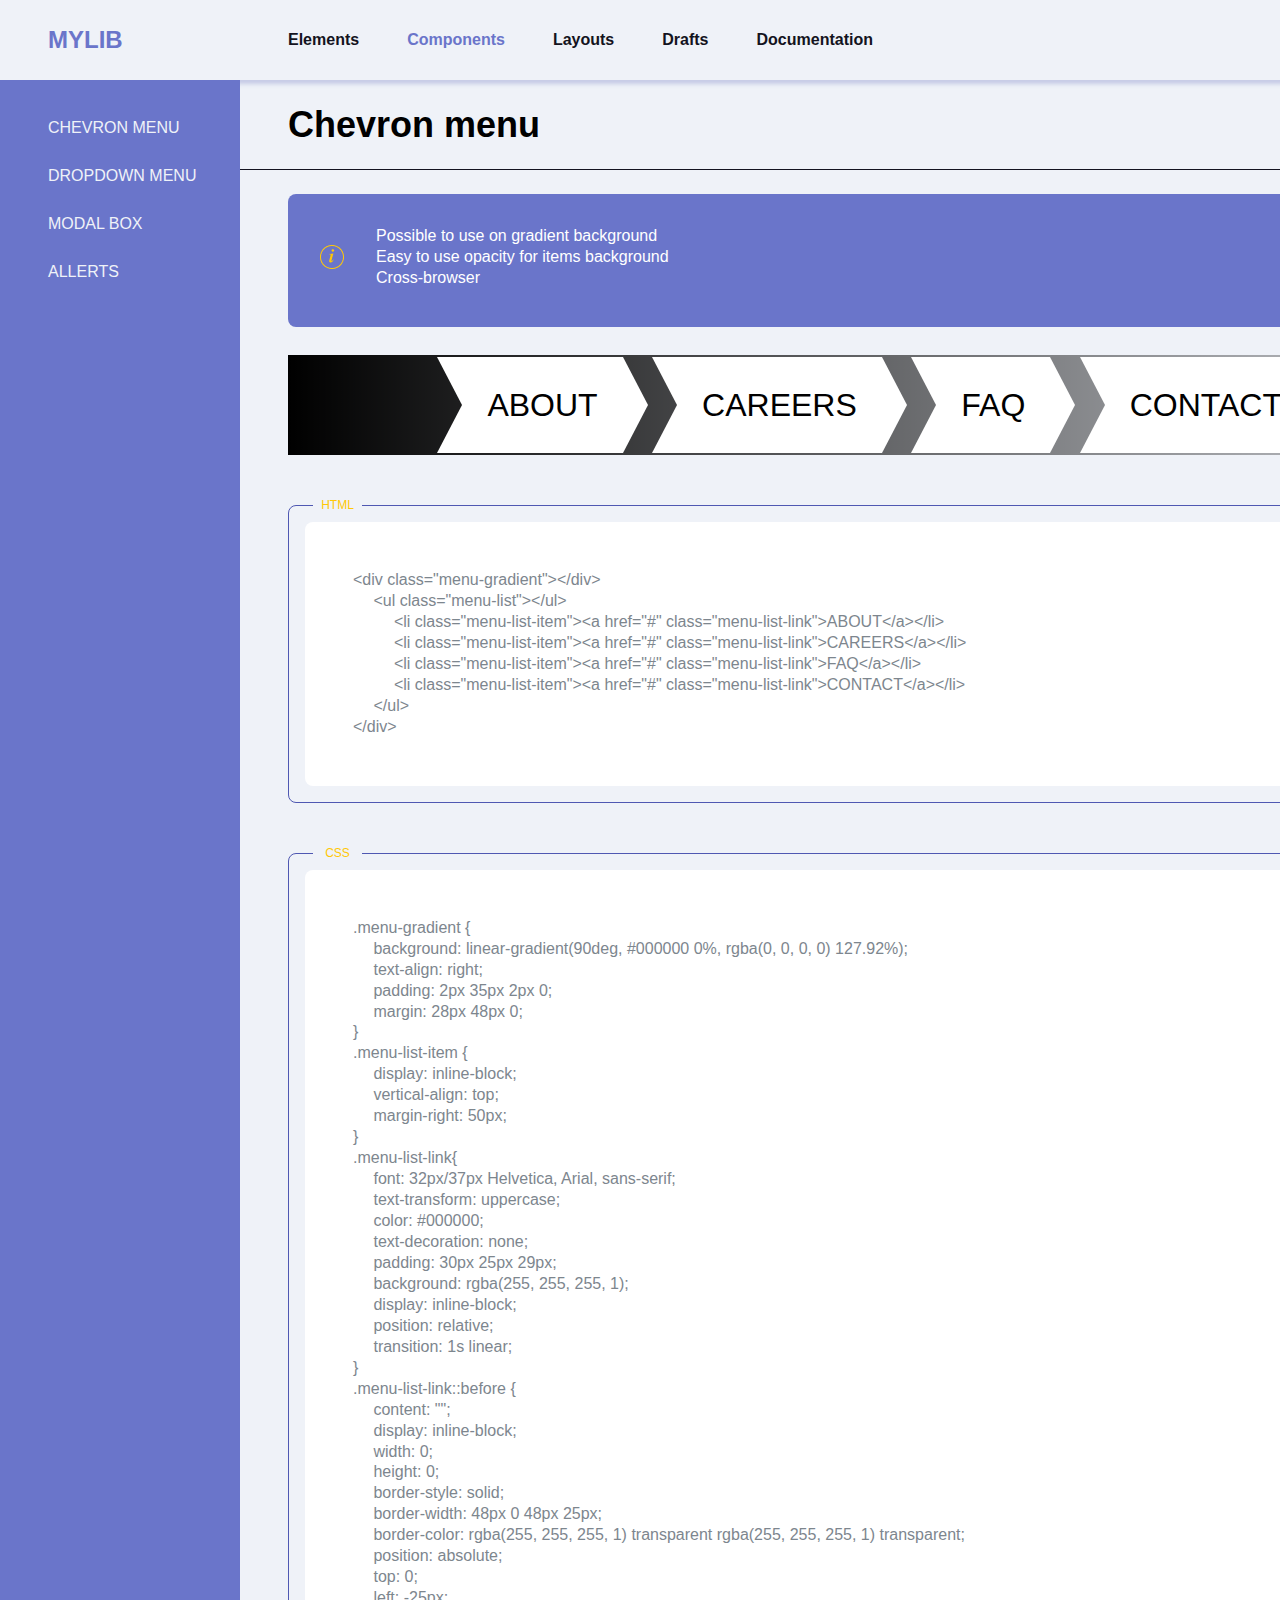
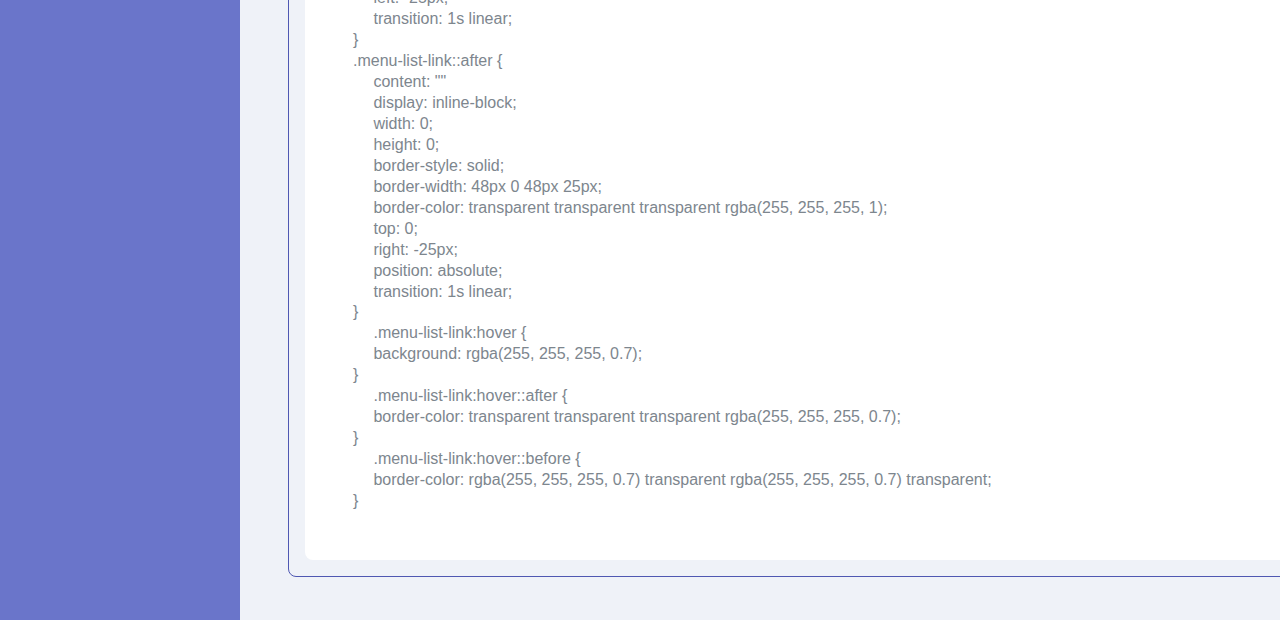
<file: components/index.html>
<!DOCTYPE html>
<html lang="en">

<head>
    <meta charset="UTF-8">
    <meta name="viewport" content="width=device-width, initial-scale=1.0">
    <link rel="stylesheet" href="css/Reset.css">
    <link rel="stylesheet" href="css/style.css">
    <title>Components</title>
</head>

<body>
    <div class="wrapper">
        <header class="logo-nav">
            <div class="logo"><a href="../dashboard/index.html" class="logo-link">MYLIB</a></div>
            <div class="nav">
                <ul class="nav-menu">
                    <li class="nav-list"><a href="../elements/index.html" class="nav-link">elements</a></li>
                    <li class="nav-list"><a href="#" class="nav-link nav-link-iris">components</a></li>
                    <li class="nav-list"><a href="" class="nav-link">layouts</a></li>
                    <li class="nav-list"><a href="" class="nav-link">drafts</a></li>
                    <li class="nav-list"><a href="" class="nav-link">documentation</a></li>
                </ul>
            </div>
        </header>
        <main>
            <aside class="aside-bar">
                <ul class="aside-menu">
                    <li class="aside-list"><a href="chevron_menu/index.html" class="aside-link">chevron menu</a></li>
                    <li class="aside-list"><a href="dropdown menu/index.html" class="aside-link">dropdown menu</a></li>
                    <li class="aside-list"><a href="modal box/index.html" class="aside-link">modal box</a></li>
                    <li class="aside-list"><a href="allerts/index.html" class="aside-link">allerts</a></li>
                </ul>
            </aside>
            <div class="content">
                <div class="titel-box">
                    <p class="titel">Chevron menu</p>
                </div>
                <div class="info-box">
                    <div class="img-box"><img src="img/info.png" alt="info"></div>
                    <div class="span-box">
                        <span class="box-text">Possible to use on gradient background</span>
                        <span class="box-text">Easy to use opacity for items background</span>
                        <span class="box-text">Cross-browser</span>
                    </div>
                </div>
                <div class="menu-gradient">
                    <ul class="menu-list">
                        <li class="menu-list-item"><a href="#" class="menu-list-link">ABOUT</a></li>
                        <li class="menu-list-item"><a href="#" class="menu-list-link">CAREERS</a></li>
                        <li class="menu-list-item"><a href="#" class="menu-list-link">FAQ</a></li>
                        <li class="menu-list-item"><a href="#" class="menu-list-link">CONTACT</a></li>
                    </ul>
                </div>
                <div class="info-box-cod">
                    <span class="titel-info">html</span>
                    <div class="content-box-cod">
                        <span class="box-text-grey">&#60;div class="menu-gradient"&#62;&#60;/div&#62;</span>
                        <span class="box-text-grey">&#8195; &#60;ul class="menu-list"&#62;&#60;/ul&#62;</span>
                        <span class="box-text-grey">&#8195; &#8195; &#60;li class="menu-list-item"&#62;&#60;a href="#" class="menu-list-link"&#62;ABOUT&#60;/a&#62;&#60;/li&#62;</span>
                        <span class="box-text-grey">&#8195; &#8195; &#60;li class="menu-list-item"&#62;&#60;a href="#" class="menu-list-link"&#62;CAREERS&#60;/a&#62;&#60;/li&#62;</span>
                        <span class="box-text-grey">&#8195; &#8195; &#60;li class="menu-list-item"&#62;&#60;a href="#" class="menu-list-link"&#62;FAQ&#60;/a&#62;&#60;/li&#62;</span>
                        <span class="box-text-grey">&#8195; &#8195; &#60;li class="menu-list-item"&#62;&#60;a href="#" class="menu-list-link"&#62;CONTACT&#60;/a&#62;&#60;/li&#62;</span>
                        <span class="box-text-grey">&#8195; &#60;/ul&#62;</span>
                        <span class="box-text-grey">&#60;/div&#62;</span>
                    </div>
                </div>
                <div class="info-box-cod info-box-cod1">
                    <span class="titel-info">css</span>
                    <div class="content-box-cod">
                        <span class="box-text-grey">.menu-gradient {</span>
                        <span class="box-text-grey">&#8195; background: linear-gradient(90deg, #000000 0%, rgba(0, 0, 0, 0) 127.92%);</span>
                        <span class="box-text-grey">&#8195; text-align: right;</span>
                        <span class="box-text-grey">&#8195; padding: 2px 35px 2px 0;</span>
                        <span class="box-text-grey">&#8195; margin: 28px 48px 0;</span>
                        <span class="box-text-grey">}</span>
                        <span class="box-text-grey">.menu-list-item {</span>
                        <span class="box-text-grey">&#8195; display: inline-block;</span>
                        <span class="box-text-grey">&#8195; vertical-align: top;</span>
                        <span class="box-text-grey">&#8195; margin-right: 50px;</span>
                        <span class="box-text-grey">}</span>
                        <span class="box-text-grey">.menu-list-link{</span>
                        <span class="box-text-grey">&#8195; font: 32px/37px Helvetica, Arial, sans-serif;</span>
                        <span class="box-text-grey">&#8195; text-transform: uppercase;</span>
                        <span class="box-text-grey">&#8195; color: #000000;</span>
                        <span class="box-text-grey">&#8195; text-decoration: none;</span>
                        <span class="box-text-grey">&#8195; padding: 30px 25px 29px;</span>
                        <span class="box-text-grey">&#8195; background: rgba(255, 255, 255, 1);</span>
                        <span class="box-text-grey">&#8195; display: inline-block;</span>
                        <span class="box-text-grey">&#8195; position: relative;</span>
                        <span class="box-text-grey">&#8195; transition: 1s linear;</span>
                        <span class="box-text-grey">}</span>
                        <span class="box-text-grey">.menu-list-link::before {</span>
                        <span class="box-text-grey">&#8195; content: "";</span>
                        <span class="box-text-grey">&#8195; display: inline-block;</span>
                        <span class="box-text-grey">&#8195; width: 0;</span>
                        <span class="box-text-grey">&#8195; height: 0;</span>
                        <span class="box-text-grey">&#8195; border-style: solid;</span>
                        <span class="box-text-grey">&#8195; border-width: 48px 0 48px 25px;</span>
                        <span class="box-text-grey">&#8195; border-color: rgba(255, 255, 255, 1) transparent rgba(255, 255, 255, 1) transparent;</span>
                        <span class="box-text-grey">&#8195; position: absolute;</span>
                        <span class="box-text-grey">&#8195; top: 0;</span>
                        <span class="box-text-grey">&#8195; left: -25px;</span>
                        <span class="box-text-grey">&#8195; transition: 1s linear;</span>
                        <span class="box-text-grey">}</span>
                        <span class="box-text-grey">.menu-list-link::after {</span>
                        <span class="box-text-grey">&#8195; content: ""</span>
                        <span class="box-text-grey">&#8195; display: inline-block;</span>
                        <span class="box-text-grey">&#8195; width: 0;</span>
                        <span class="box-text-grey">&#8195; height: 0;</span>
                        <span class="box-text-grey">&#8195; border-style: solid;</span>
                        <span class="box-text-grey">&#8195; border-width: 48px 0 48px 25px;</span>
                        <span class="box-text-grey">&#8195; border-color: transparent transparent transparent rgba(255, 255, 255, 1);</span>
                        <span class="box-text-grey">&#8195; top: 0;</span>
                        <span class="box-text-grey">&#8195; right: -25px;</span>
                        <span class="box-text-grey">&#8195; position: absolute;</span>
                        <span class="box-text-grey">&#8195; transition: 1s linear;</span>
                        <span class="box-text-grey">}</span>
                        <span class="box-text-grey">&#8195; .menu-list-link:hover {</span>
                        <span class="box-text-grey">&#8195; background: rgba(255, 255, 255, 0.7);</span>
                        <span class="box-text-grey">}</span>
                        <span class="box-text-grey">&#8195; .menu-list-link:hover::after {</span>
                        <span class="box-text-grey">&#8195; border-color: transparent transparent transparent rgba(255, 255, 255, 0.7);</span>
                        <span class="box-text-grey">}</span>
                        <span class="box-text-grey">&#8195; .menu-list-link:hover::before {</span>
                        <span class="box-text-grey">&#8195; border-color: rgba(255, 255, 255, 0.7) transparent rgba(255, 255, 255, 0.7) transparent;</span>
                        <span class="box-text-grey">}</span>
                    </div>
                </div>
            </div>
        </main>

    </div>
</body>

</html>
</file>
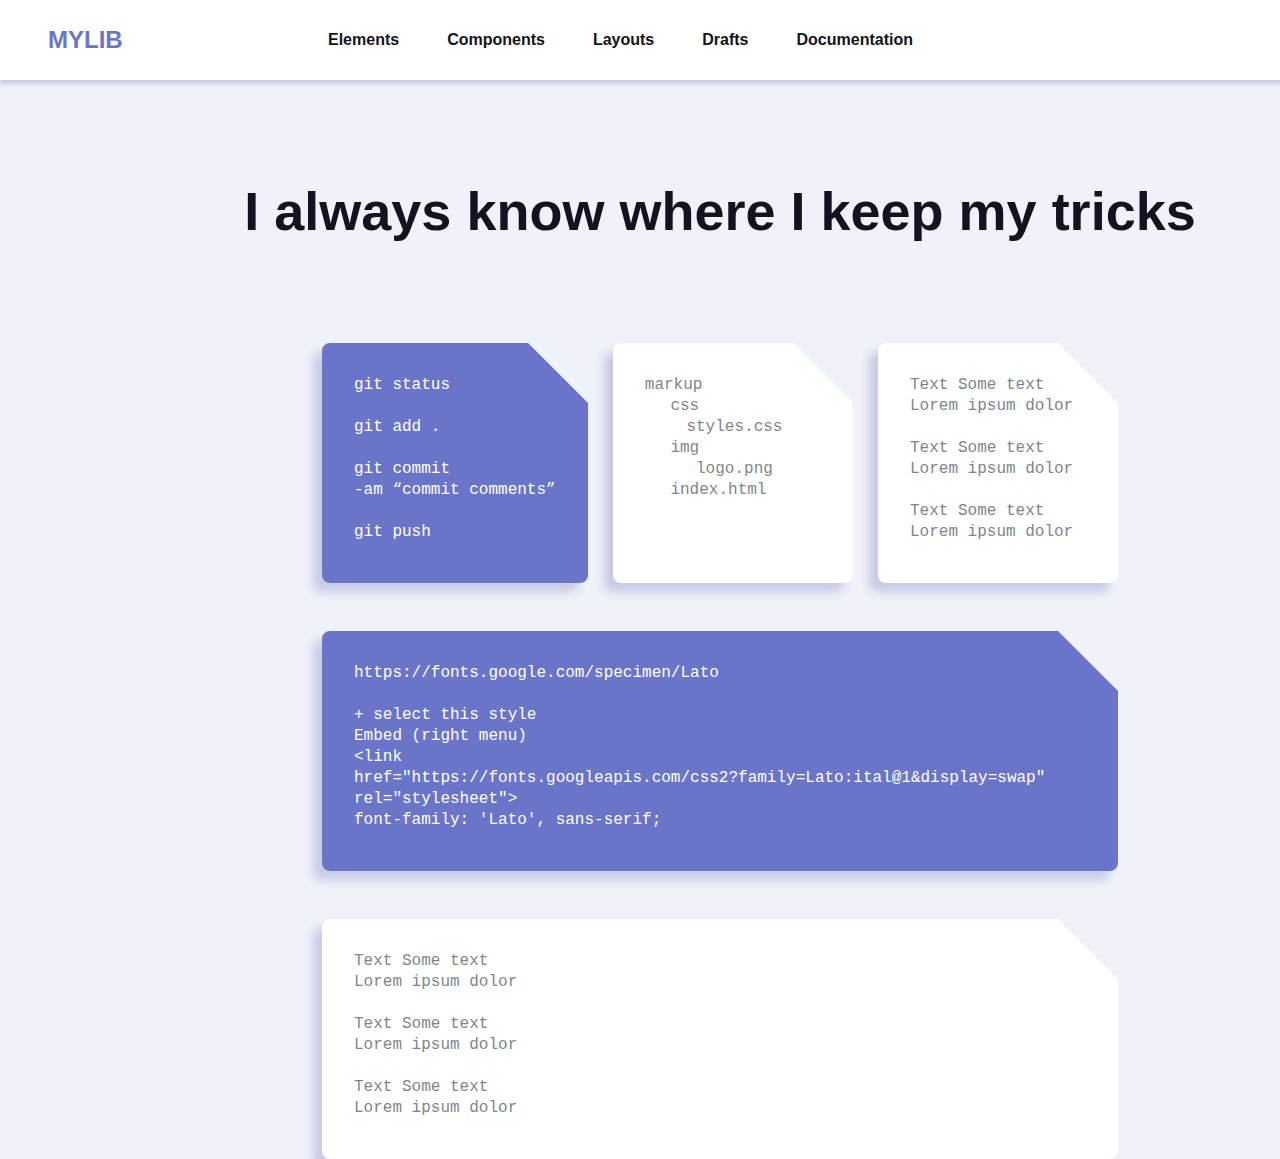
<file: dashboard/index.html>
<!DOCTYPE html>
<html lang="en">

<head>
    <meta charset="UTF-8">
    <meta name="viewport" content="width=device-width, initial-scale=1.0">
    <link rel="stylesheet" href="css/Reset.css">
    <link rel="stylesheet" href="css/style.css">
    <title>Dashboard</title>
</head>

<body>
    <div class="wrapper">
        <header class="logo-nav">
            <div class="logo"><a href="../dashboard/index.html" class="logo-link">MYLIB</a></div>
            <div class="nav">
                <ul class="nav-menu">
                    <li class="nav-list"><a href="../elements/index.html" class="nav-link">elements</a></li>
                    <li class="nav-list"><a href="../components/index.html" class="nav-link">components</a></li>
                    <li class="nav-list"><a href="" class="nav-link">layouts</a></li>
                    <li class="nav-list"><a href="" class="nav-link">drafts</a></li>
                    <li class="nav-list"><a href="" class="nav-link">documentation</a></li>
                </ul>
            </div>
        </header>
        <main class="content">
            <p class="titel">I always know where I keep my tricks</p>
            <div class="box-wrapper">
                <div class="box-mini-wrapper">
                    <div class="box-mini-shadow">
                        <div class="box-mini box-mini-iris">
                            <p class="box-mini-text box-mini-text-iris">
                                <span class="box-text">git status</span>
                                <span class="box-text">&#8195;</span>
                                <span class="box-text"></span>git add .</span>
                                <span class="box-text">&#8195;</span>
                                <span class="box-text"></span>git commit </span>
                                <span class="box-text"></span>-am “commit comments” </span>
                                <span class="box-text">&#8195;</span>
                                <span class="box-text"></span>git push</span>
                            </p>
                        </div>
                    </div>
                    <div class="box-mini">
                        <p class="box-mini-text">
                            <span class="box-text">markup</span>
                            <span class="box-text">&#8195; css</span>
                            <span class="box-text">&#8195; &#8195;styles.css</span>
                            <span class="box-text">&#8195; img</span>
                            <span class="box-text">&#8195; &#8195; logo.png</span>
                            <span class="box-text">&#8195; index.html</span>

                        </p>
                    </div>
                    <div class="box-mini">
                        <p class="box-mini-text">
                            <span class="box-text">Text Some text</span>
                            <span class="box-text">Lorem ipsum dolor</span>
                            <span class="box-text">&#8195;</span>
                            <span class="box-text">Text Some text</span>
                            <span class="box-text">Lorem ipsum dolor</span>
                            <span class="box-text">&#8195;</span>
                            <span class="box-text">Text Some text</span>
                            <span class="box-text">Lorem ipsum dolor</span>
                        </p>
                    </div>
                </div>
                <div class="box-big">
                    <span class="box-text">https://fonts.google.com/specimen/Lato</span>
                    <span class="box-text">&#8195;</span>
                    <span class="box-text">+ select this style</span>
                    <span class="box-text">Embed (right menu)</span>
                    <span class="box-text">&#60;link </span>
                    <span
                        class="box-text">href="https://fonts.googleapis.com/css2?family=Lato:ital@1&display=swap"</span>
                    <span class="box-text">rel="stylesheet"&#62;</span>
                    <span class="box-text">font-family: 'Lato', sans-serif;</span>
                </div>
                <div class="box-big box-big-white">
                    <span class="box-text">Text Some text</span>
                    <span class="box-text">Lorem ipsum dolor</span>
                    <span class="box-text">&#8195;</span>
                    <span class="box-text">Text Some text</span>
                    <span class="box-text">Lorem ipsum dolor</span>
                    <span class="box-text">&#8195;</span>
                    <span class="box-text">Text Some text</span>
                    <span class="box-text">Lorem ipsum dolor</span>
                </div>
            </div>
    </div>

    </div>

    </main>

    </div>
</body>

</html>
</file>
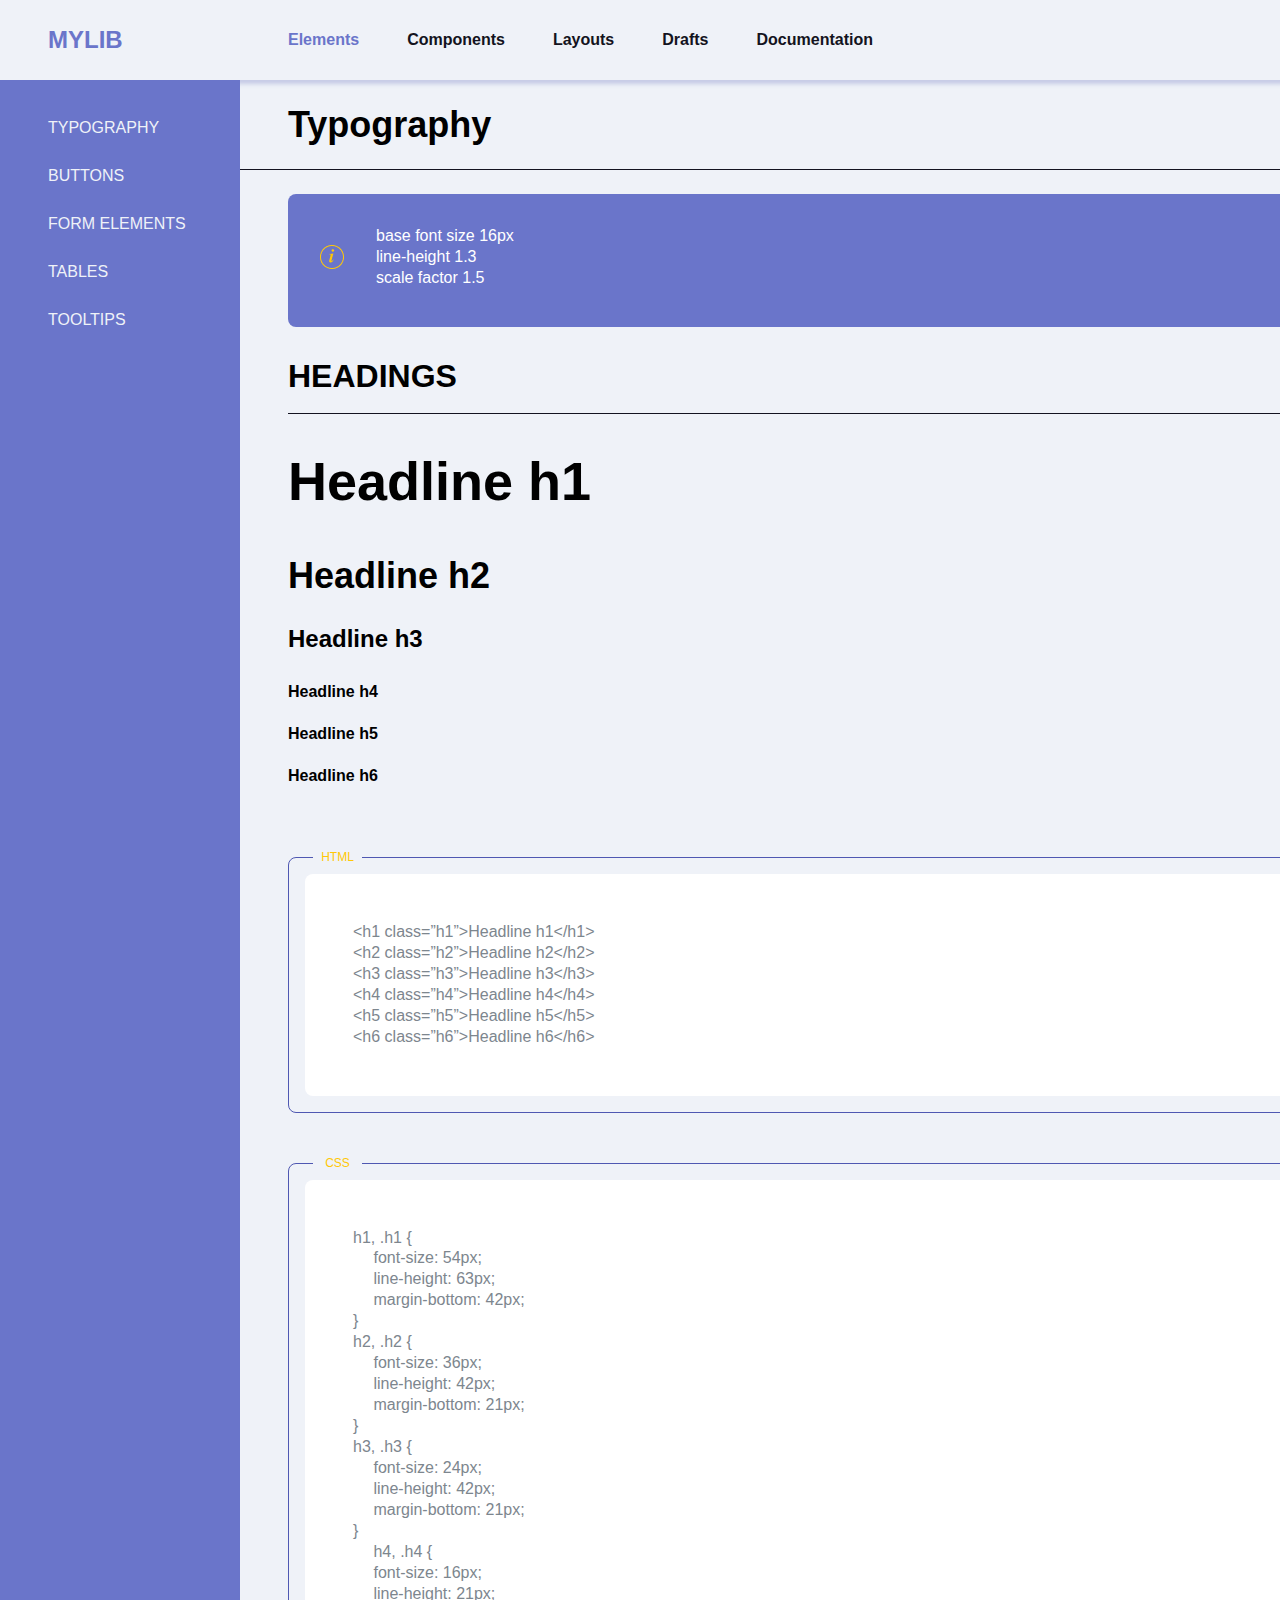
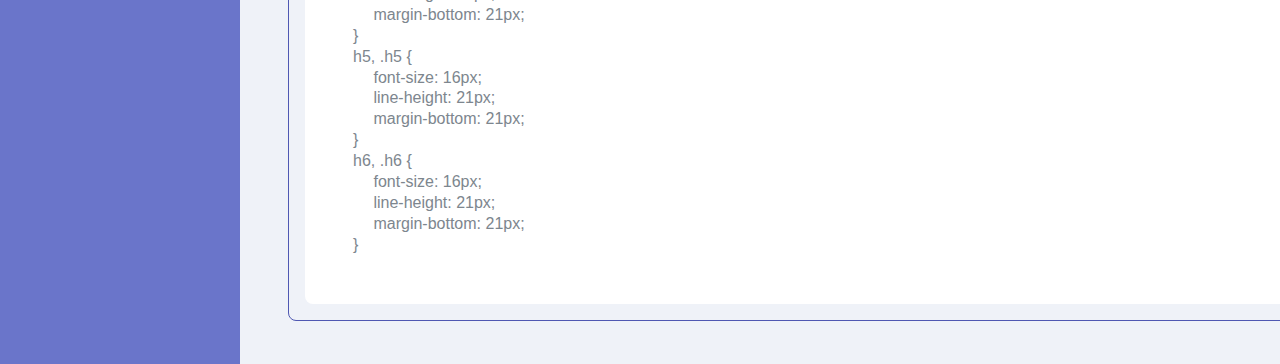
<file: elements/index.html>
<!DOCTYPE html>
<html lang="en">

<head>
    <meta charset="UTF-8">
    <meta name="viewport" content="width=device-width, initial-scale=1.0">
    <link rel="stylesheet" href="css/Reset.css">
    <link rel="stylesheet" href="css/style.css">
    <title>Elements</title>
</head>

<body>
    <div class="wrapper">
        <header class="logo-nav">
            <div class="logo"><a href="../dashboard/index.html" class="logo-link">MYLIB</a></div>
            <div class="nav">
                <ul class="nav-menu">
                    <li class="nav-list"><a href="#" class="nav-link nav-link-iris">elements</a></li>
                    <li class="nav-list"><a href="../components/index.html" class="nav-link">components</a></li>
                    <li class="nav-list"><a href="" class="nav-link">layouts</a></li>
                    <li class="nav-list"><a href="" class="nav-link">drafts</a></li>
                    <li class="nav-list"><a href="" class="nav-link">documentation</a></li>
                </ul>
            </div>
        </header>
        <main>
            <aside class="aside-bar">
                <ul class="aside-menu">
                    <li class="aside-list"><a href="typography/index.html" class="aside-link">typography</a></li>
                    <li class="aside-list"><a href="buttons/index.html" class="aside-link">buttons</a></li>
                    <li class="aside-list"><a href="Form elements/index.html" class="aside-link">Form elements</a></li>
                    <li class="aside-list"><a href="tables/index.html" class="aside-link">tables</a></li>
                    <li class="aside-list"><a href="tooltips/index.html" class="aside-link">tooltips</a></li>
                </ul>
            </aside>
            <div class="content">
                <div class="titel-box">
                    <p class="titel">Typography</p>
                </div>
                <div class="info-box">
                    <div class="img-box"><img src="img/info.png" alt="info"></div>
                    <div class="span-box">
                        <span class="box-text">base font size 16px</span>
                        <span class="box-text">line-height 1.3</span>
                        <span class="box-text">scale factor 1.5</span>
                    </div>
                </div>
                <div class="titel-box titel-box-second">
                    <p class="titel titel-second">Headings</p>
                </div>
                <div class="h1-6">
                    <h1 class=”h1”>Headline h1</h1>
                    <h2 class=”h2”>Headline h2</h2>
                    <h3 class=”h3”>Headline h3</h3>
                    <h4 class=”h4”>Headline h4</h4>
                    <h5 class=”h5”>Headline h5</h5>
                    <h6 class=”h6”>Headline h6</h6>
                </div>
                <div class="info-box-cod">
                    <span class="titel-info">html</span>
                    <div class="content-box-cod">
                        <span class="box-text-grey">&#60;h1 class=”h1”&#62;Headline h1&#60;/h1&#62;</span>
                        <span class="box-text-grey">&#60;h2 class=”h2”&#62;Headline h2&#60;/h2&#62;</span>
                        <span class="box-text-grey">&#60;h3 class=”h3”&#62;Headline h3&#60;/h3&#62;</span>
                        <span class="box-text-grey">&#60;h4 class=”h4”&#62;Headline h4&#60;/h4&#62;</span>
                        <span class="box-text-grey">&#60;h5 class=”h5”&#62;Headline h5&#60;/h5&#62;</span>
                        <span class="box-text-grey">&#60;h6 class=”h6”&#62;Headline h6&#60;/h6&#62;</span>
                    </div>
                </div>
                <div class="info-box-cod info-box-cod1">
                    <span class="titel-info">css</span>
                    <div class="content-box-cod">
                        <span class="box-text-grey">h1, .h1 {</span>
                        <span class="box-text-grey">&#8195; font-size: 54px;</span>
                        <span class="box-text-grey">&#8195; line-height: 63px;</span>
                        <span class="box-text-grey">&#8195; margin-bottom: 42px;</span>
                        <span class="box-text-grey">}</span>
                        <span class="box-text-grey">h2, .h2 {</span>
                        <span class="box-text-grey">&#8195; font-size: 36px;</span>
                        <span class="box-text-grey">&#8195; line-height: 42px;</span>
                        <span class="box-text-grey">&#8195; margin-bottom: 21px;</span>
                        <span class="box-text-grey">}</span>
                        <span class="box-text-grey">h3, .h3 {</span>
                        <span class="box-text-grey">&#8195; font-size: 24px;</span>
                        <span class="box-text-grey">&#8195; line-height: 42px;</span>
                        <span class="box-text-grey">&#8195; margin-bottom: 21px;</span>
                        <span class="box-text-grey">}</span>
                        <span class="box-text-grey">&#8195; h4, .h4 {</span>
                        <span class="box-text-grey">&#8195; font-size: 16px;</span>
                        <span class="box-text-grey">&#8195; line-height: 21px;</span>
                        <span class="box-text-grey">&#8195; margin-bottom: 21px;</span>
                        <span class="box-text-grey">}</span>
                        <span class="box-text-grey">h5, .h5 {</span>
                        <span class="box-text-grey">&#8195; font-size: 16px;</span>
                        <span class="box-text-grey">&#8195; line-height: 21px;</span>
                        <span class="box-text-grey">&#8195; margin-bottom: 21px;</span>
                        <span class="box-text-grey">}</span>
                        <span class="box-text-grey">h6, .h6 {</span>
                        <span class="box-text-grey">&#8195; font-size: 16px;</span>
                        <span class="box-text-grey">&#8195; line-height: 21px;</span>
                        <span class="box-text-grey">&#8195; margin-bottom: 21px;</span>
                        <span class="box-text-grey">}</span>
                    </div>
                </div>
            </div>
        </main>

    </div>
</body>

</html>
</file>
<file: components/css/style.css>
body {
    min-width: 1440px;
    box-sizing: border-box;
    font: 16px Helvetica, arial, sans-serif;
    line-height: 1.31;
    margin: 0;
    background-color: #eff2f8;
}
ul {
    margin: 0;
    padding: 0;
    list-style: none;
}
.wrapper {
    flex-direction: column;
    min-height: 100vh;
    display: flex;    
}
.logo-nav {
    display: flex;
    height: 80px;
    align-items: center;
    box-shadow: 0 4px 4px 0 rgba(79, 88, 178, 0.25);
}
.logo {
    min-width: 240px;
}
.logo-link {
    margin-left: 48px;
    text-decoration: none;
    font-size: 24px;
    line-height: 1.33;
    color: #6a75ca;
    font-weight: bold;
    text-transform: uppercase;
    transition: 0.5s linear;
}
.logo-link:hover {
    color: #131320;
}
.nav-menu {
    display: flex;
    margin: 0;
    padding: 0;
}
.nav-link {
    text-decoration: none;
    margin-left: 48px;
    line-height: 2;
    font-weight: bold;
    color: #131320;
    text-transform: capitalize;
    transition: 0.5s linear;
}
.nav-link:hover {
    color: #6a75ca;
}
.nav-link-iris {
    color: #6a75ca;
}
main {
    flex-grow: 1;
    display: flex;
}
.aside-bar {
    min-width: 240px;
    background-color: #6a75ca;
    max-width: 240px;
    overflow: auto;
}
.aside-menu {
    margin: 0;
    padding: 32px 0 0 48px;
}
.aside-list {
    margin-bottom: 16px;
}
.aside-link {
    color: #eff2f8;
    line-height: 2;
    text-decoration: none;
    text-transform: uppercase;
    position: relative;
}
.aside-link::before {
    content: "";
    background-color: #eff2f8;
    width: 8px;
    height: 8px;
    border-radius: 50%;
    position: absolute;
    top: 4px;
    left: -16px;
    display: none;
}
.aside-link:hover::before {
    display: block;
}
.content {
    display: flex;
    flex-grow: 1;
    flex-direction: column;
}
.titel-box {
    padding: 24px 0 23px 48px;
    border-bottom: 1px #131320 solid;
}
.titel {
    font-size: 36px;
    line-height: 1.17;
    font-weight: bold;
    margin: 0;
}
.info-box {
    display: flex;
    background-color: #6a75ca;
    margin: 24px 48px 0;
    border-radius: 8px;
    position: relative;
}
.info-box::after {
    content: "";
    width: 0;
	height: 0;
	border-top: 48px solid #eff2f8; 
    border-left: 48px solid transparent;
    position: absolute;
    right: 0;
    top: 0;
}
.img-box {
    padding: 51px 32px 52px;
}
.span-box {
    padding: 32px 0;
}
.box-text {
    display: block;
    color: #ffffff;
}
.menu-gradient {
    background: linear-gradient(90deg, #000000 0%, rgba(0, 0, 0, 0) 127.92%);
    text-align: right;
    padding: 2px 35px 2px 0;
    margin: 28px 48px 0;
}
.menu-list-item {
    display: inline-block;
    vertical-align: top;
    margin-right: 50px;
}
.menu-list-link{
    font: 32px/37px Helvetica, Arial, sans-serif;
    text-transform: uppercase;
    color: #000000;
    text-decoration: none;
    padding: 30px 25px 29px;
    background: rgba(255, 255, 255, 1);
    display: inline-block;
    position: relative;
    transition: 1s linear;
}
.menu-list-link::before {
    content: "";
    display: inline-block;
    width: 0;
    height: 0;
    border-style: solid;
    border-width: 48px 0 48px 25px;
    border-color: rgba(255, 255, 255, 1) transparent rgba(255, 255, 255, 1) transparent;
    position: absolute;
    top: 0;
    left: -25px;
    transition: 1s linear;
}
.menu-list-link::after {
        content: "";
        display: inline-block;
        width: 0;
        height: 0;
        border-style: solid;
        border-width: 48px 0 48px 25px;
        border-color: transparent transparent transparent rgba(255, 255, 255, 1);
        top: 0;
        right: -25px;
        position: absolute;
        transition: 1s linear;
}
.menu-list-link:hover {
    background: rgba(255, 255, 255, 0.7);
}
.menu-list-link:hover::after {
    border-color: transparent transparent transparent rgba(255, 255, 255, 0.7);
}
.menu-list-link:hover::before {
    border-color: rgba(255, 255, 255, 0.7) transparent rgba(255, 255, 255, 0.7) transparent;
}
.info-box-cod {
    margin: 50px 48px 0;
    border: solid 1px #4f58b2;
    border-radius: 8px;
    padding: 16px;
    position: relative;
}
.titel-info {
    display: block;
    position: absolute;
    z-index: 1;
    left: 24px;
    top: -11px;
    text-transform: uppercase;
    color: #ffc806;
    font-size: 12px;
    line-height: 1.75;
    width: 49px;
    background-color: #eff2f8;
    text-align: center;
}
.content-box-cod {
    background-color: #ffffff;
    padding: 48px;
    border-radius: 8px;
    position: relative;
}
.content-box-cod::after {
    content: "";
    width: 0;
	height: 0;
	border-top: 48px solid #eff2f8; 
    border-left: 48px solid transparent;
    position: absolute;
    right: 0;
    top: 0;
}
.box-text-grey {
    color: #7d868e;
    display: block;
}
.info-box-cod1 {
    margin-bottom: 43px;
}
</file>
<file: dashboard/css/style.css>
body {
    min-width: 1440px;
    box-sizing: border-box;
    font: 16px Helvetica, arial, sans-serif;
    line-height: 1.31;
    margin: 0;
    background-color: #eff2f8
    ;
}
.wrapper {
    flex-direction: column;
    min-height: 100vh;
    display: flex;    
}
.logo-nav {
    display: flex;
    height: 80px;
    align-items: center;
    box-shadow: 0 4px 4px 0 rgba(79, 88, 178, 0.25);
    background-color: #ffffff;
}
.logo {
    min-width: 240px;
}
.logo-link {
    margin-left: 48px;
    text-decoration: none;
    font-size: 24px;
    line-height: 1.33;
    color: #6a75ca;
    font-weight: bold;
    text-transform: uppercase;
    transition: 0.5s linear;
}
.logo-link:hover {
    color: #131320;
}
.nav-menu {
    display: flex;
}
.nav-link {
    text-decoration: none;
    margin-left: 48px;
    line-height: 2;
    font-weight: bold;
    color: #131320;
    text-transform: capitalize;
    transition: 0.5s linear;
}
.nav-link:hover {
    color: #6a75ca;
}
.titel {
    font-size: 54px;
    line-height: 1.17;
    color: #131320;
    text-align: center;
    margin: 0;
    padding: 100px 0;
    font-weight: bold;
}
.box-wrapper {
    max-width: 796px;
    margin: 0 auto;
    font-family: Courier, 'Courier New', monospace;
}
.box-mini-wrapper {
    display: flex;
    justify-content: space-between;
}
.box-mini {
    min-width: 240px;
    min-height: 240px;
    background-color: #ffffff;
    position: relative;
    border-radius: 8px;
    box-shadow: -9px 9px 10px 0 rgba(79, 88, 178, 0.25);
}
.box-mini::after {
    content: "";
    right: 0px;
    top: 0px;
    width: 0;
    height: 0;
    border-style: solid;
    border-width: 0 60px 60px 0;
    border-color: transparent #eff2f8 transparent transparent;
    position: absolute;
}
.box-mini-text {
    padding: 32px;
    color: #7d868e;
    margin: 0;
    line-height: 1.31;
}
.box-text {
    display: block;
}
.box-mini-iris {
    background-color: #6a75ca;
}
.box-mini-text-iris {
    color: #ffffff;
}
.box-big {
    margin-top: 48px;
    min-width: 100%;
    min-height: 240px;
    background-color: #6a75ca;
    padding: 32px 60px 32px 32px;
    color: #ffffff;
    position: relative;
    border-radius: 8px;
    box-shadow: -9px 9px 10px 0 rgba(79, 88, 178, 0.25);
}
.box-big::after {
    content: "";
    right: 0px;
    top: 0px;
    width: 0;
    height: 0;
    border-style: solid;
    border-width: 0 60px 60px 0;
    border-color: transparent #eff2f8 transparent transparent;
    position: absolute;
}
.box-big-white {
    background-color: #ffffff;
    color: #7d868e;
}
</file>
<file: elements/css/style.css>
body {
    min-width: 1440px;
    box-sizing: border-box;
    font: 16px Helvetica, arial, sans-serif;
    line-height: 1.31;
    margin: 0;
    background-color: #eff2f8;
}
.wrapper {
    flex-direction: column;
    min-height: 100vh;
    display: flex;    
}
.logo-nav {
    display: flex;
    height: 80px;
    align-items: center;
    box-shadow: 0 4px 4px 0 rgba(79, 88, 178, 0.25);
}
.logo {
    min-width: 240px;
}
.logo-link {
    margin-left: 48px;
    text-decoration: none;
    font-size: 24px;
    line-height: 1.33;
    color: #6a75ca;
    font-weight: bold;
    text-transform: uppercase;
    transition: 0.5s linear;
}
.logo-link:hover {
    color: #131320;
}
.nav-menu {
    display: flex;
    margin: 0;
    padding: 0;
}
.aside-list {
    margin-bottom: 16px;
}
.nav-link {
    text-decoration: none;
    margin-left: 48px;
    line-height: 2;
    font-weight: bold;
    color: #131320;
    text-transform: capitalize;
    transition: 0.5s linear;
}
.nav-link:hover {
    color: #6a75ca;
}
.nav-link-iris {
    color: #6a75ca;
}
main {
    flex-grow: 1;
    display: flex;
}
.aside-bar {
    min-width: 240px;
    background-color: #6a75ca;
    max-width: 240px;
    overflow: auto;
}
.aside-menu {
    margin: 0;
    padding: 32px 48px;
}
.aside-link {
    color: #eff2f8;
    line-height: 2;
    text-decoration: none;
    text-transform: uppercase;
    position: relative;
}
.aside-link::before {
    content: "";
    background-color: #eff2f8;
    width: 8px;
    height: 8px;
    border-radius: 50%;
    position: absolute;
    top: 4px;
    left: -16px;
    display: none;
}
.aside-link:hover::before {
    display: block;
}
.content {
    display: flex;
    flex-grow: 1;
    flex-direction: column;
}
.titel-box {
    padding: 24px 0 23px 48px;
    border-bottom: 1px #131320 solid;
}
.titel {
    font-size: 36px;
    line-height: 1.17;
    font-weight: bold;
    margin: 0;
}
.info-box {
    display: flex;
    background-color: #6a75ca;
    margin: 24px 48px 0;
    border-radius: 8px;
    position: relative;
}
.info-box::after {
    content: "";
    width: 0;
	height: 0;
	border-top: 48px solid #eff2f8; 
    border-left: 48px solid transparent;
    position: absolute;
    right: 0;
    top: 0;
}
.img-box {
    padding: 51px 32px 52px;
}
.span-box {
    padding: 32px 0;
}
.box-text {
    display: block;
    color: #ffffff;
}
.titel-box-second {
    padding: 28px 0 15px 0;
    margin: 0 48px;
}
.titel-second {
    text-transform: uppercase;
    font-size: 32px;
    line-height: 1.33;
    font-weight: bold;
}
h1, .h1 {
    font-size: 54px;
    line-height: 63px;
    margin-bottom: 42px;
  }
  h2, .h2 {
    font-size: 36px;
    line-height: 42px;
    margin-bottom: 21px;
    margin-top: 0;
  }
  h3, .h3 {
    font-size: 24px;
    line-height: 42px;
    margin-bottom: 21px;
    margin-top: 0;
  }
  h4, .h4 {
    font-size: 16px;
    line-height: 21px;
    margin-bottom: 21px;
    margin-top: 0;
  }
  h5, .h5 {
    font-size: 16px;
    line-height: 21px;
    margin-bottom: 21px;
    margin-top: 0;
  }
  h6, .h6 {
    font-size: 16px;
    line-height: 21px;
    margin-bottom: 21px;
    margin-top: 0;
  }
  .h1-6 {
      padding: 0 48px;
  }
  .info-box-cod {
    margin: 50px 48px 0;
    border: solid 1px #4f58b2;
    border-radius: 8px;
    padding: 16px;
    position: relative;
}
.titel-info {
    display: block;
    position: absolute;
    z-index: 1;
    left: 24px;
    top: -11px;
    text-transform: uppercase;
    color: #ffc806;
    font-size: 12px;
    line-height: 1.75;
    width: 49px;
    background-color: #eff2f8;
    text-align: center;
}
.content-box-cod {
    background-color: #ffffff;
    padding: 48px;
    border-radius: 8px;
    position: relative;
}
.content-box-cod::after {
    content: "";
    width: 0;
	height: 0;
	border-top: 48px solid #eff2f8; 
    border-left: 48px solid transparent;
    position: absolute;
    right: 0;
    top: 0;
}
.box-text-grey {
    color: #7d868e;
    display: block;
}
.info-box-cod1 {
    margin-bottom: 43px;
}
</file>
